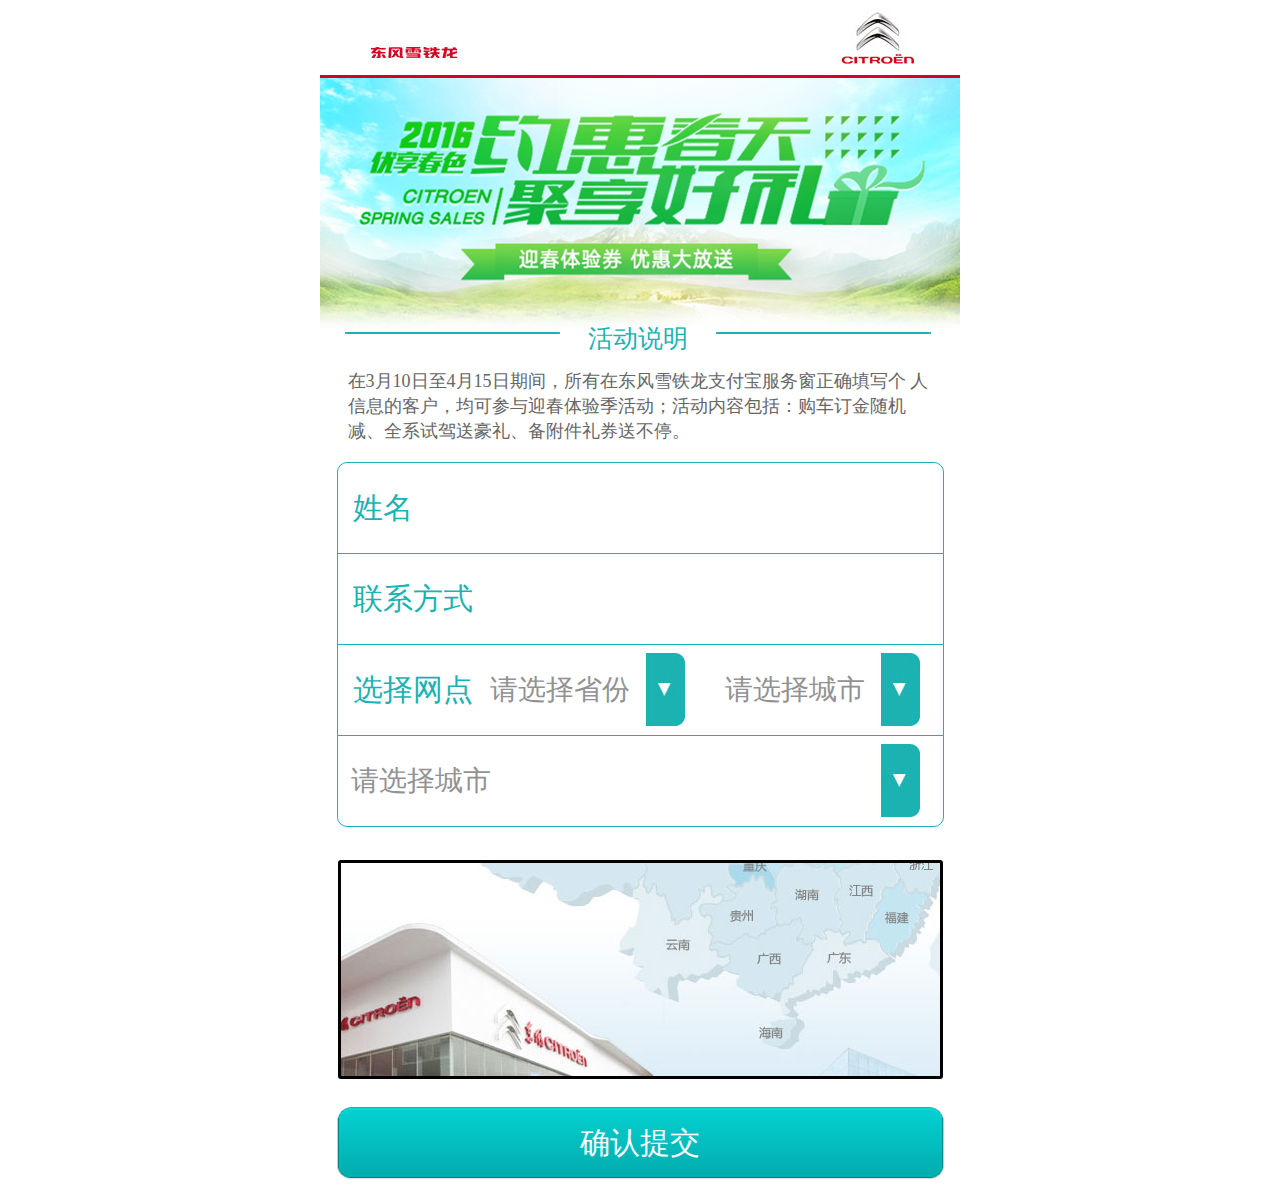
<file: index.html>
<!DOCTYPE html>
<html>
	<head>
		<meta charset="utf-8" />
		<meta name="viewport" content="width=device-width, user-scalable=no, initial-scale=1.0, maximum-scale=1.0, minimum-scale=1.0" />
		<title>雪铁龙</title>
		<script src="js/fontAuto.js"></script>
		<script src="js/location_chs.js"></script>
		<link rel="stylesheet" type="text/css" href="css/index.css" />
	</head>
	<body>
		<div class="top clearfix">
			<div class="left"></div>
			<div class="right"></div>
		</div>
		<div class="bg_big">
			<div class="bg_big_one clearfix">
				<span class="bg_blue"></span>
				<p class="bg_title">活动说明</p>
				<span class="bg_blue"></span>
			</div>
			<p class="bg_text">在3月10日至4月15日期间，所有在东风雪铁龙支付宝服务窗正确填写个
人信息的客户，均可参与迎春体验季活动；活动内容包括：购车订金随机
减、全系试驾送豪礼、备附件礼券送不停。</p>
		</div>
		<ul class="infor">
			<li class="li_01">
				<p>姓名</p>
				<input type="text" />
			</li>
			<li class="li_02">
				<p>联系方式</p>
				<input type="text" />
			</li>
			<li class="li_03">
				<p>选择网点</p>
				<span class="spanOne">请选择省份</span>
				<span class="spanTwo">请选择城市</span>
				<select class="select_second"></select>
				<select class="select_third"></select>
			</li>
			<li class="li_04" style="border: 0 none;">
				<span class="spanThree">请选择城市</span>
				<select></select>
			</li>
		</ul>
		<div class="map">
			<img src="img/map.jpg" />
		</div>
		<div class="input_submit">
			<a href="##">确认提交</a>
		</div>
		<script src="js/zepto.min.js"></script>
		<script src="js/zepto-touch.js"></script>
		<script>
			var selectNode=document.getElementsByTagName('select');
			function optionCountry(json,obj)
			{
				var flag=document.createDocumentFragment();
				for(var i in json)
				{
					var optionNode=document.createElement('option');
					optionNode.value=i;
					optionNode.innerHTML=optionNode.value;
					flag.appendChild(optionNode);
				}
				obj.appendChild(flag);
			}
			optionCountry(dataCountry["province"],selectNode[0]);/*省份*/
			
			function optionCity(json,obj)
			{
				var flag=document.createDocumentFragment();
				for(var i in json)
				{
					var optionNode=document.createElement('option');
					optionNode.value=json[i];
					optionNode.innerHTML=json[i];
					flag.appendChild(optionNode);
				}
				obj.appendChild(flag);
			}
			
			selectNode[0].onchange=function()
			{
				selectNode[1].innerHTML="<option value=''>请选择城市</option>";
				selectNode[2].innerHTML="<option value=''>请选择网点</option>";
				
				var cityVal=this.value;
				$('.spanOne').text(cityVal);
				var cityJson=dataCountry['province'][cityVal];
				optionCity(cityJson,selectNode[1]);
				selectNode[1].style.display="";
				selectNode[1].disabled="";
				selectNode[2].disabled="disabled";
			}/*城市*/
			selectNode[1].onchange=function()
			{
				selectNode[2].innerHTML="<option value=''>请选择网点</option>";
				var districtVal=this.value;
				$('.spanTwo').text(districtVal);
				var districtJson=dataCountry['company'][districtVal];
				
				optionCity(districtJson,selectNode[2]);
				selectNode[2].disabled=""
			}
			console.log(dataCountry);
			selectNode[2].onchange=function(){
				var districtVal=this.value;
				$('.spanThree').text(districtVal);
			};
			
			var nodesObj={
				inforNode:$('.infor')
			};
			
			$('.input_submit a').tap(function(){
				var nameVal=$.trim(nodesObj.inforNode.find('.li_01 input').val());
				var phoneVal=$.trim(nodesObj.inforNode.find('.li_02 input').val());
				var countryVal=$.trim(nodesObj.inforNode.find('.li_03 .select_second').val());/*得到省*/
				var cityVal=$.trim(nodesObj.inforNode.find('.li_03 .select_third').val());/*得到市*/
				var companyVal=$.trim(nodesObj.inforNode.find('.li_04 select').val());/*得到公司*/
				
				var phoneValtrue=/^1([38]{1}[0-9]{1}|5([0-3]|[5-9]){1}|4[57]{1}|7[78]{1})[0-9]{8}$/;/*正则表达正确的手机号*/
				if(phoneValtrue.test(phoneVal)==false)/*判断手机号输入是否有误*/
				{
					alert("请输入正确的手机号");
				}
				else if(nameVal=="" ||countryVal=="" ||cityVal=="" || companyVal=="")
				{
					alert("请输入相关信息");
				}
				else
				{
					window.location.href="VerificationCode.html";
				}
			});
		</script>
	</body>
</html>
</file>
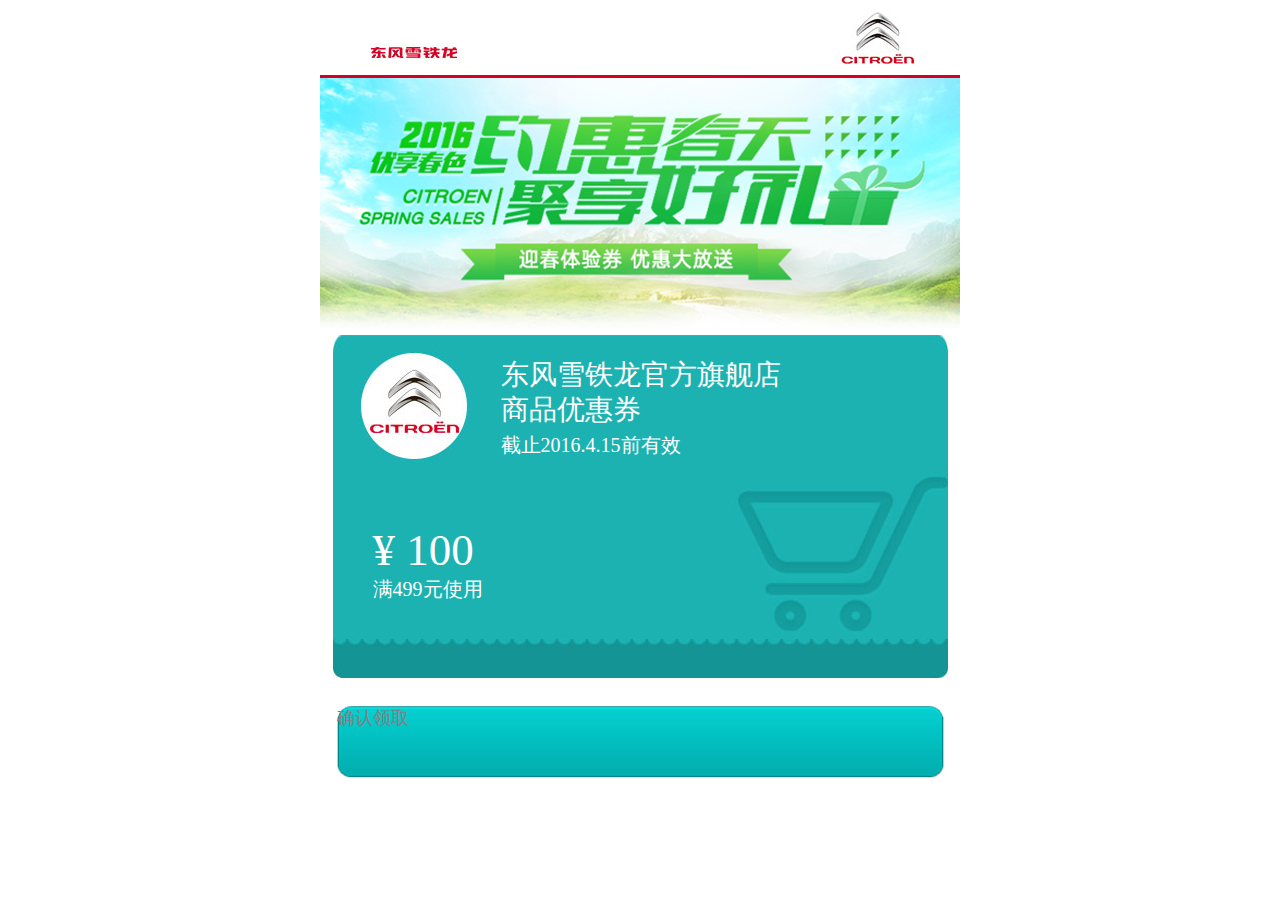
<file: first.html>
<!DOCTYPE html>
<html>
	<head>
		<meta charset="UTF-8">
		<meta name="viewport" content="width=device-width, user-scalable=no, initial-scale=1.0, maximum-scale=1.0, minimum-scale=1.0" />
		<title>雪铁龙</title>
		<script src="js/fontAuto.js"></script>
		<link rel="stylesheet" type="text/css" href="css/index.css" />
		<link rel="stylesheet" type="text/css" href="css/VerificationCode.css"  />
	</head>
	<body>
		<div class="top clearfix">
			<div class="left"></div>
			<div class="right"></div>
		</div>
		<div class="bg_big" style="height: 2.5rem;"></div>
		<div class="bus">
			<span>东风雪铁龙官方旗舰店<br />商品优惠券</span>
			<i>截止2016.4.15前有效</i>
			<p></p>
			<em>满499元使用</em>
		</div>
		<div class="input_submit">
			<p>确认领取</p>
		</div>
		<script src="js/zepto.min.js"></script>
		<script src="js/zepto-touch.js"></script>
		<script>
			$('.input_submit').tap(function(){
				window.location.href="success.html";
			});
			
			//加载页面时请求的评论数据
			$.ajax({
				type:"get",
				data:{id:1},
				url:"json/getData.json",
				dataType:"json",
				success:function(arr){
					var html="";
					for(var i in arr){
						html+=arr[i].content;
					}
					$('.bus p')[0].innerHTML=html;
					console.log(html);
				},
				error:function(a,b,c){
					alert("请求有误，请稍后重试！11");
					//console.log(a,b,c);
				}
			});
		</script>
	</body>
</html>
</file>
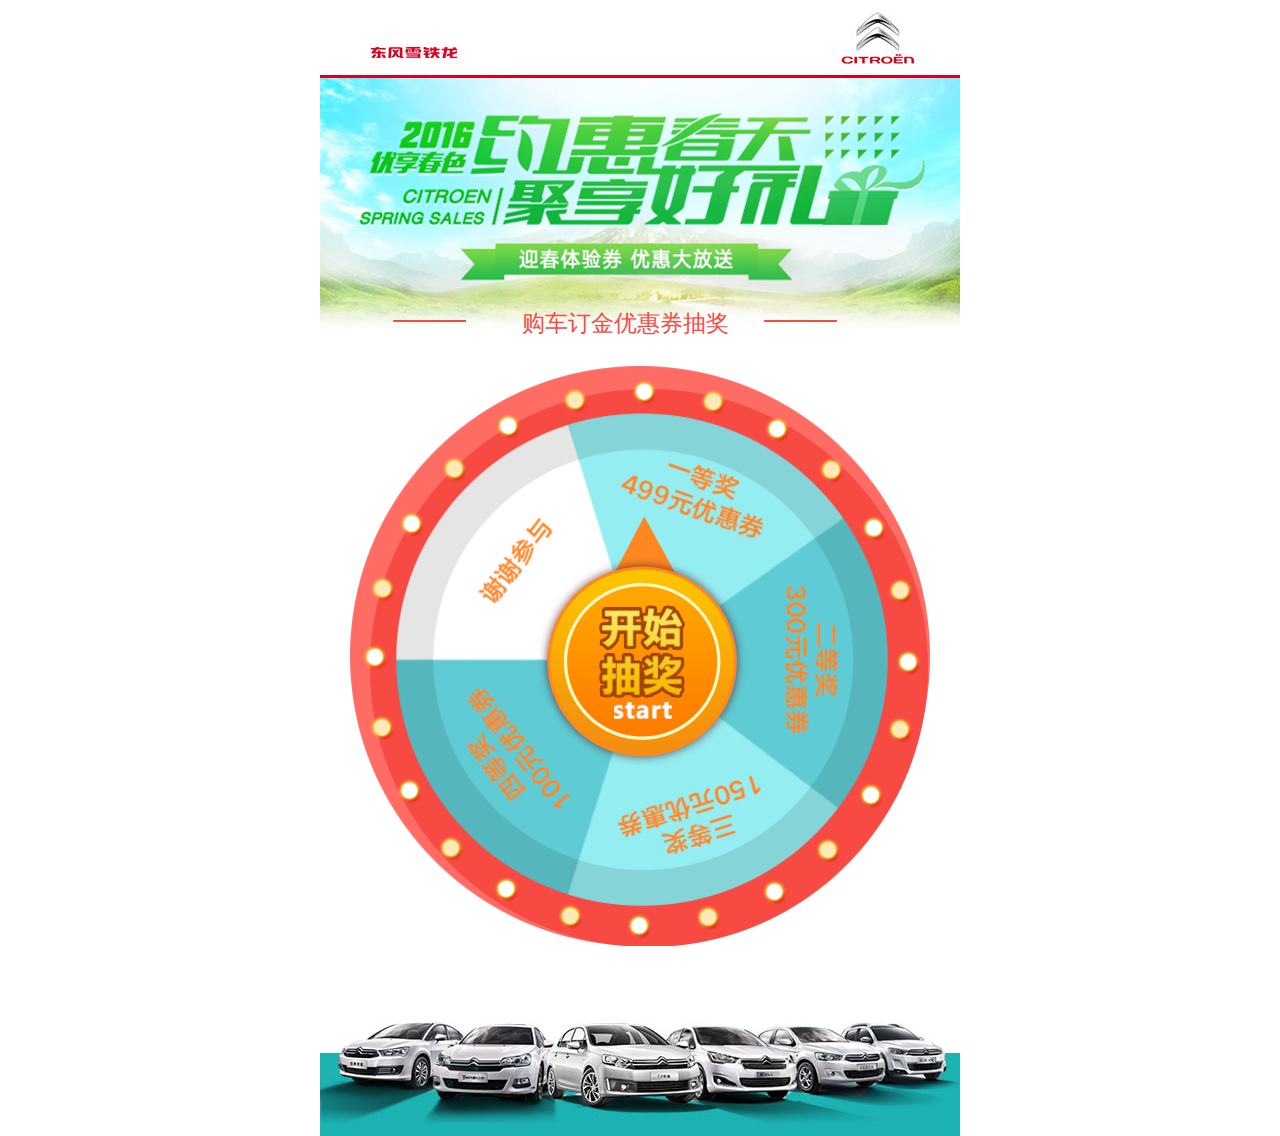
<file: LuckyDraw.html>
<!DOCTYPE html>
<html>
	<head>
		<meta charset="UTF-8">
		<meta name="viewport" content="width=device-width, user-scalable=no, initial-scale=1.0, maximum-scale=1.0, minimum-scale=1.0" />
		<title>雪铁龙</title>
		<script src="js/fontAuto.js"></script>
		<link rel="stylesheet" type="text/css" href="css/index.css" />
		<link rel="stylesheet" type="text/css" href="css/VerificationCode.css"  />
	</head>
	<body>
		<div class="top clearfix">
			<div class="left"></div>
			<div class="right"></div>
		</div>
		<div class="bg_big">
			<div class="second clearfix">
				<div class="left_second" style="background: url(img/choujiang/bg.jpg) no-repeat; margin-top: 2.42rem;"></div>
				<div class="text text_choujiang">购车订金优惠券抽奖</div>
				<div class="left_second" style="background: url(img/choujiang/bg.jpg) no-repeat; margin-top: 2.42rem;"></div>
			</div>
		</div>
		<div class="ball">
			<div class="ball_main"></div>
			<div class="start"></div>
		</div>
		<div id='bottomNav' class="bottom bottom_01"></div>
		<form id="result-bingo" method="post" action="success.html" style="display: none;">
			<div class="bus">
				<span>东风雪铁龙官方旗舰店<br />商品优惠券</span>
				<i>截止2016.4.15前有效</i>
				<p></p>
				<em>满499元使用</em>
			</div>
			<div class="input_submit">
				<input type="submit" value="确认领取"></input>
			</div>
		</form>
		<script src="js/zepto.min.js"></script>
		<script src="js/zepto-touch.js"></script>
		<script>
			/*
			 0:一等奖,	
			30:谢谢参与,	
			106:四等奖，	
			178:三等奖,	
			247:二等奖，
			317：一等奖 
			*/
			
			/*
			 * 结果返回意义
			0:谢谢参与;
			1:一等奖，一等奖
			4:四等奖;
			3:三等奖;
			2:二等奖
			*/
			var resultJson={
				"0":"一等奖",
				"30":"谢谢参与",
				"106":"四等奖",
				"178":"三等奖",
				"247":"二等奖",
				"317":"一等奖"
			};
//			if(localStorage.resultDeg){//表示已经抽过奖了
//				if(window.localStorage)
//				{
//					var resultMessage=resultJson[localStorage.resultDeg];
//					alert("您已经抽过奖了！\n您的奖品是"+resultMessage);
//				}
//			}
			$('.start').tap(function(){
//				if(window.localStorage)
//				{
//					if(localStorage.resultDeg){//表示已经抽过奖了
//						var resultMessage=resultJson[localStorage.resultDeg];
//						alert("您已经抽过奖了！\n您的奖品是"+resultMessage);
//						return;
//					}
//				}
				$.ajax({
					url:'',
                			type:'post',
					success:function(json)
					{
							var json={};//测试用，必须删除
                    		json.result=4;//测试用，必须删除
							var delVal=360*3;
							var resultDeg=0;//记录抽奖结果的度数
							if(json.result==0)
							{
								delVal+=30;
								resultDeg=30;
							}
							else if(json.result==1)
							{
								var arr=[0,317];
								var randomVal=Math.floor(Math.random()*2);
								delVal+=arr[randomVal];
								resultDeg=arr[randomVal];
								
							}
							else if(json.result==2)
							{
								delVal+=247;
								resultDeg=247;
							}
							else if(json.result==3)
							{
								delVal+=178;
								resultDeg=178;
							}
							else if(json.result==4)
							{
								delVal+=106;
								resultDeg=106;
								window.setTimeout(function(){
		                            $('.second,.ball,#bottomNav').hide();
		                            $('.bg_big').css('height','2.5rem');
		                            $('#result-bingo').show();
		                        },2400);
		                        $('.bus p').text('100');
							}
							console.log(delVal);
							var panMainNode=document.querySelector(".ball_main");
							panMainNode.style.transform="rotate("+delVal+"deg)";
							panMainNode.style.WebkitTransform="rotate("+delVal+"deg)";
							panMainNode.style.MozTransform="rotate("+delVal+"deg)";
							panMainNode.style.OTransform="rotate("+delVal+"deg)";
							panMainNode.style.MsTransform="rotate("+delVal+"deg)";
							
//							if(window.localStorage){
//								localStorage.resultDeg=resultDeg;
//							}
					},
					error:function(a,b,c)
					{
						alert("出错");
					}
				});
				//window.location.href="first.html";
			});
			
		</script>
	</body>
</html>
</file>
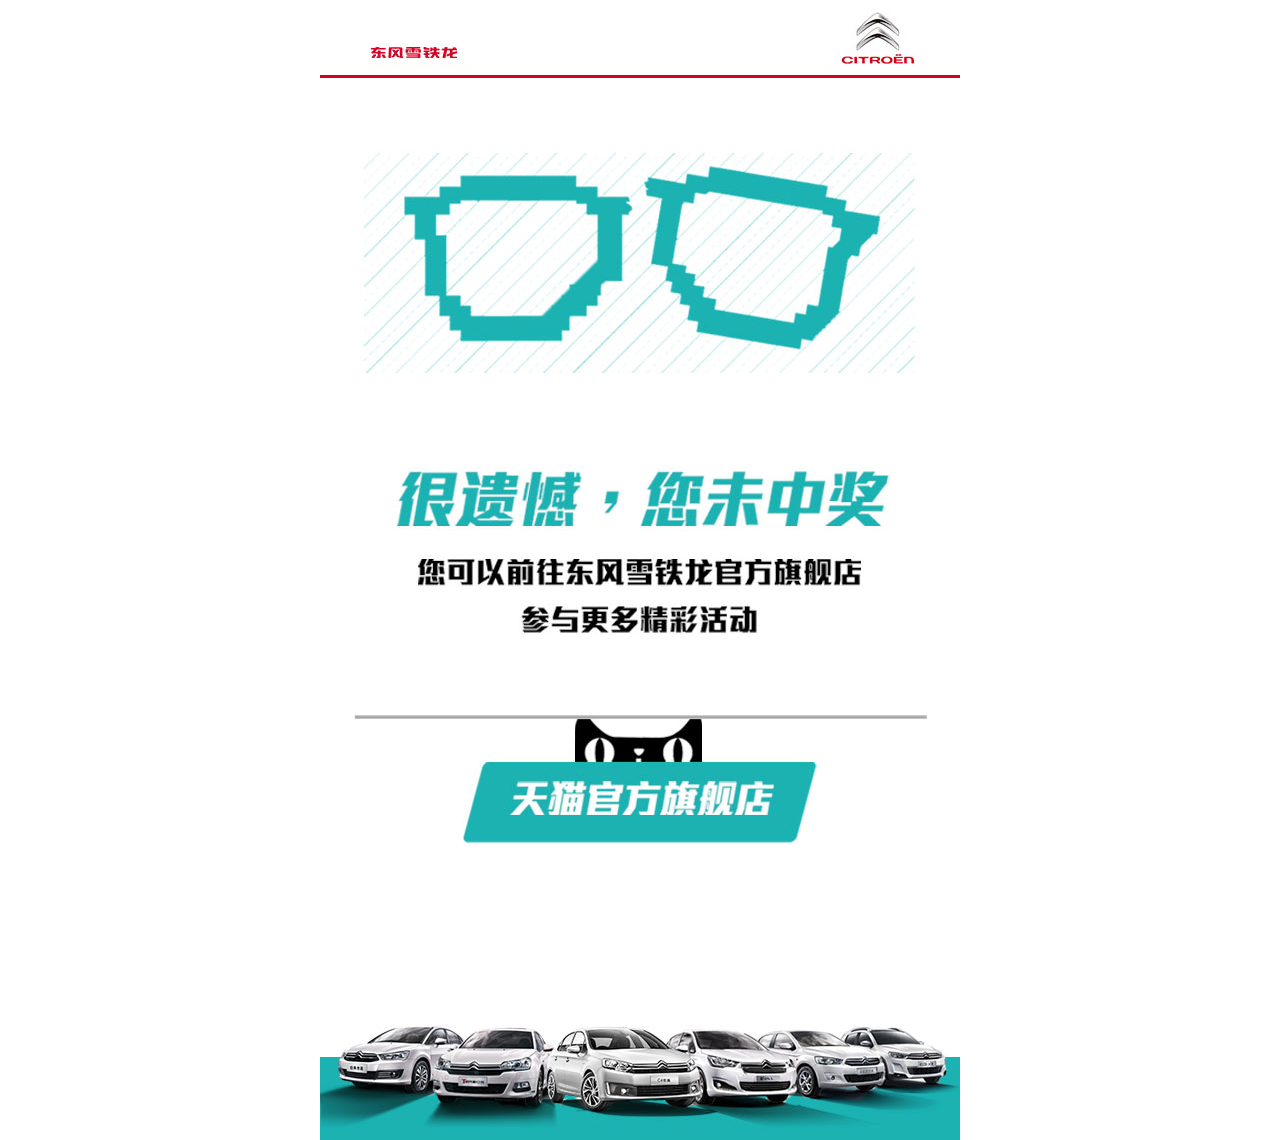
<file: noWin.html>
<!DOCTYPE html>
<html>
	<head>
		<meta charset="UTF-8">
		<meta name="viewport" content="width=device-width, user-scalable=no, initial-scale=1.0, maximum-scale=1.0, minimum-scale=1.0" />
		<title>雪铁龙</title>
		<script src="js/fontAuto.js"></script>
		<link rel="stylesheet" type="text/css" href="css/index.css" />
		<link rel="stylesheet" type="text/css" href="css/VerificationCode.css"  />
	</head>
	<body>
		<div class="top clearfix">
			<div class="left"></div>
			<div class="right"></div>
		</div>
		<span class="span_eyes"></span>
		<span class="span_noWin">很遗憾，你未中奖</span>
		<span class="span_go">前往天猫官方旗舰店</span>
		<span class="span_xian">背景线</span>
		<span class="span_tianmao"></span>
		<div class="bottom bottom_01"></div>
	</body>
</html>
</file>
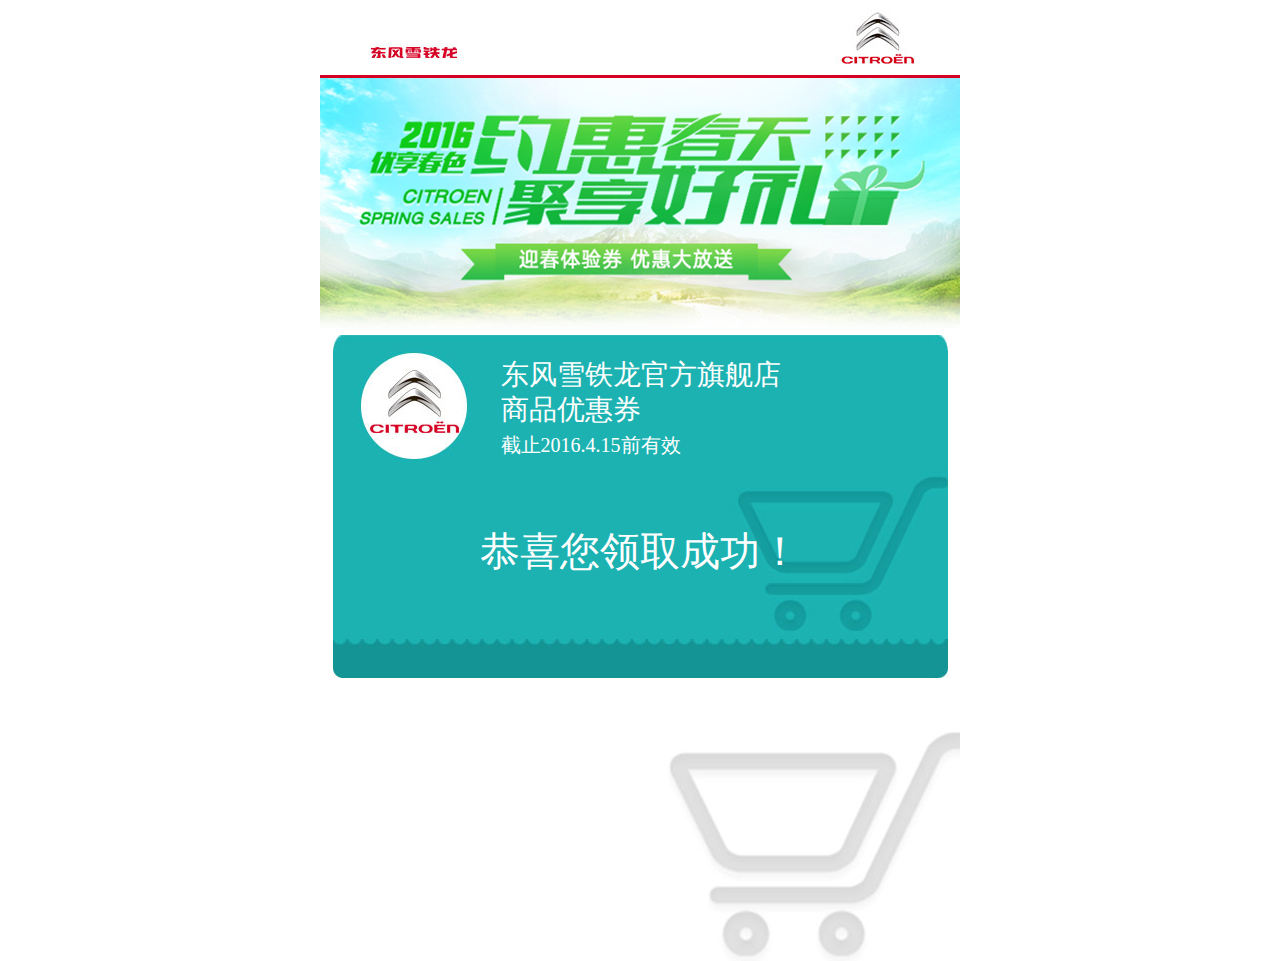
<file: success.html>
<!DOCTYPE html>
<html>
	<head>
		<meta charset="UTF-8">
		<meta name="viewport" content="width=device-width, user-scalable=no, initial-scale=1.0, maximum-scale=1.0, minimum-scale=1.0" />
		<title>雪铁龙</title>
		<script src="js/fontAuto.js"></script>
		<link rel="stylesheet" type="text/css" href="css/index.css" />
		<link rel="stylesheet" type="text/css" href="css/VerificationCode.css"  />
	</head>
	<body>
		<div class="top clearfix">
			<div class="left"></div>
			<div class="right"></div>
		</div>
		<div class="bg_big" style="height: 2.5rem;"></div>
		<div class="bus">
			<span>东风雪铁龙官方旗舰店<br />商品优惠券</span>
			<i>截止2016.4.15前有效</i>
			<div>恭喜您领取成功！</div>
		</div>
		<span class="shopping_bus"></span>
	</body>
</html>
</file>
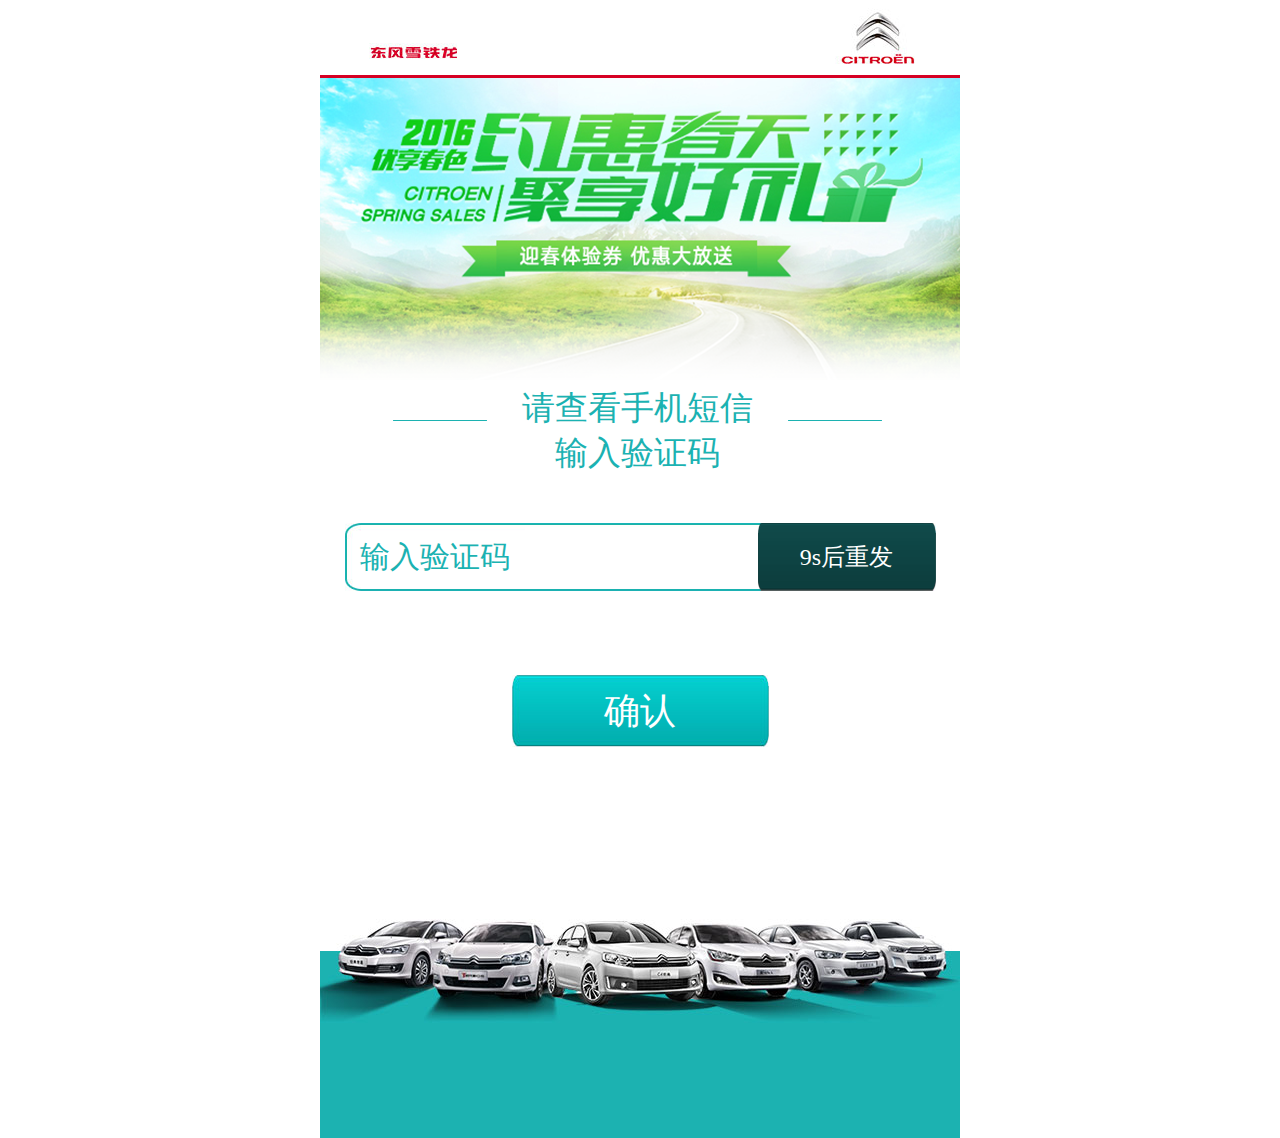
<file: VerificationCode.html>
<!DOCTYPE html>
<html>
	<head>
		<meta charset="UTF-8">
		<meta name="viewport" content="width=device-width, user-scalable=no, initial-scale=1.0, maximum-scale=1.0, minimum-scale=1.0" />
		<title>雪铁龙</title>
		<script src="js/fontAuto.js"></script>
		<link rel="stylesheet" type="text/css" href="css/index.css" />
		<link rel="stylesheet" type="text/css" href="css/VerificationCode.css"  />
	</head>
	<body>
		<div class="top clearfix">
			<div class="left"></div>
			<div class="right"></div>
		</div>
		<div class="bg_big_second">
			<div class="second clearfix">
				<div class="left_second"></div>
				<div class="text">请查看手机短信<p>输入验证码</p></div>
				<div class="left_second"></div>
			</div>
		</div>
		<div class="input_code">
			<p>输入验证码</p>
			<input type="text"  />
			<div class="waitTime">
				<span></span>
				<input type="button" style="display: none;"></input>
			</div>
		</div>
		<div class="submit_sure">
			<span>确认</span>
		</div>
		<div class="bottom"></div>
		<script src="js/zepto.min.js"></script>
		<script src="js/zepto-touch.js"></script>
		<script>
			var countdown=10; 
			function settime(val)
			{
				var spanNode=$('.waitTime span')[0];
				if (countdown == 1) { 
					countdown = 10; 
					$('.waitTime input')[0].style.display="block";
				}
				else
				{
					countdown--; 
					spanNode.innerHTML=countdown+"s后重发";
				}
			}
			settime("60s后重发");
			window.setInterval(function(){settime("10");},1000);
			
			$('.waitTime input').tap(function(){/*重发短信*/
				$('.waitTime input')[0].style.display="none";
				$('.waitTime span')[0].innerHTML="10s后重发";
				var countdown=10; 
			});
			
			$('.submit_sure span').tap(function(){
				var textval=$.trim($('.input_code input').val());
				if(textval=="")
				{
					alert("请输入验证码");
					return false;
				}
				else
				{
					window.location.href="LuckyDraw.html";
				}
			});
		</script>
	</body>
</html>
</file>
<file: css/index.css>
body,div,span,ul,li,p,dl,dt,dd,input,select,option,i,em{margin: 0; padding: 0;}
li{list-style: none;}
a{text-decoration: none;}
img{ border:0 none; vertical-align:top;}
input,button,textarea,div{ cursor: pointer; -webkit-appearance: none; outline: none;}/*去除苹果默认的渐变色*/
a,img,button,input,textarea,div {-webkit-tap-highlight-color:rgba(255,255,255,0);}/*ios去除点击阴影*/
input,textarea,div{-webkit-appearance:none;}/*ios去除点击阴影*/
html{ font-size: 625%; }
.clearfix{ *zoom:1;}
.clearfix:after{ content:"."; display:block; height:0; visibility:hidden; clear:both;}
body{background: #ffffff; max-width: 640px; min-width: 320px; margin: 0 auto; font-size: 0.18rem; color: #808080; font-family: "微软雅黑";}
/*************************/
.top{ background: #FFFFFF; width: 6.4rem; height: auto; border-bottom: 0.03rem solid #d60023; margin: 0 auto;}
.left{ background: url(../img/bg-left.jpg) no-repeat; width: 0.9rem; height: 0.2rem; background-size: 100% auto; float: left; margin: 0.43rem 0 0 0.49rem;}
.right{ background: url(../img/bg-right.jpg) no-repeat; width: 0.82rem; height: 0.67rem; background-size: 100% auto; float: right; margin: 0.08rem 0.43rem 0 0;}
/*大背景*/
.bg_big{ background: url(../img/bg.png) no-repeat; width: 6.4rem; height: auto; background-size: 100% auto; margin: 0 auto;}
.bg_big_one{ width: 5.9rem; height: auto; padding-top: 2.54rem; margin: 0 auto ;}
.bg_blue{ background: url(../img/bg-blue.jpg) no-repeat; width: 2.15rem; height: 0.02rem; background-size: 100% auto; float: left;}
.bg_title{ float: left; font-size: 0.25rem; color: #1bb2b2; padding: 0 0.28rem; margin-top: -0.1rem;}
.bg_text{color: #666666; line-height: 0.25rem; height: auto; width: 5.85rem; margin: 0.14rem auto 0 auto ;}
/*信息*/
.infor{ width: 6.05rem; height: auto; border: 0.01rem solid #1bb2b2; border-radius: 0.1rem; margin: 0.18rem auto 0 auto;}
.infor li{ height: 0.9rem; border-bottom: 0.01rem solid #1bb2b2; width: 100%;}
.li_01 p,.li_03 p,.li_02 p{width: 1.45rem; height: 0.9rem; line-height: 0.9rem; padding-left: 0.15rem; font-size: 0.3rem; color: #1bb2b2; float: left;}
.li_01 input,.li_02 input{ border: 0 none ; width: 4.45rem; height: 0.86rem; line-height: 0.86rem; float: left; border-radius: 0 0.1rem 0 0; margin: 0.02rem 0;}
.spanOne,.spanTwo{background:url(../img/bg-select.jpg) no-repeat; background-size: 100% auto; height: 0.73rem; width: 1.95rem;position:absolute;color: #929292; font-size: 0.28rem; line-height: 0.73rem;margin: 0.08rem 0.2rem 0 0.07rem; border: 0 none;}
.li_03 select{ opacity: 0;height: 0.73rem; width: 1.95rem;float: left;}
.li_03,.li_04{ position: relative;}
.spanOne{ left: 1.45rem; top: 0;}
.spanTwo{ left: 3.8rem; top: 0;}
.li_03 select option{ width: 1.95rem;}
.li_04 select{ height: 0.73rem; width: 5.7rem; opacity: 0;}
.spanThree{background: url(../img/bg-wangdian.jpg) no-repeat; height: 0.73rem; width: 5.7rem;color: #929292; font-size: 0.28rem; line-height: 0.73rem;border: 0 none; margin: 0.08rem 0 0 0.13rem;background-size: 100% auto; position: absolute; left: 0; top: 0;}
/*地图*/
.map{ height: 2.13rem; width: 5.99rem; border: 0.03rem solid #040000; margin: 0.33rem auto 0; border-radius: 0.03rem;}
.map img{ width: 100%;}
.input_submit{ background: url(../img/btn.png) no-repeat;width: 6.07rem; background-size: 100% auto; margin: 0.28rem auto 0.19rem; height: 0.72rem;}
.input_submit input,.input_submit a{ font-size: 0.3rem; color: #ffffff;text-align: center;  line-height: 0.72rem; display: block;}
.input_submit input{ background: none; border: 0 none; width: 100%;}
</file>
<file: css/VerificationCode.css>
/**/
.bg_big_second{ background: url(../img/VerificationCode/bg.png) no-repeat; width: 6.4rem; background-size: 100% auto; height: auto; margin: 0 auto;}
.second{ width: 4.95rem; margin: 0 auto;}
.left_second{ background: url(../img/bg-blue.jpg) no-repeat; height: 0.02rem; width: 0.94rem; float: left; margin-top: 3.42rem; background-size: 100% auto;}
.text{ float: left; padding-top: 3.08rem; margin: 0 0.35rem;  font-size: 0.33rem; color: #1bb2b2;}
.text p{ text-indent: 1em;}
/*输入验证码*/
.input_code{ background: url(../img/VerificationCode/input.jpg) no-repeat; width: 5.91rem; height: 0.68rem; background-size: 100% auto; margin: 0.47rem auto 0;}
.input_code p{ color: #1bb2b2; font-size: 0.3rem; line-height: 0.68rem; width: 1.8rem; text-align: center; float: left;}
.input_code input{ border: 0 none; width: 2.33rem; height: 0.6rem; margin-top: 0.04rem; float: left;}
.waitTime{ position: relative;width: 1.78rem; height: 0.68rem; float: right;}
.waitTime span{background: url(../img/VerificationCode/59s.png) no-repeat; width: 100%; height: 100%;  font-size: 0.24rem; text-align: center; line-height: 0.68rem;color: #FFFFFF; position: absolute; left: 0; top: 0; background-size:100% auto ;}
.waitTime input{ background: url(../img/VerificationCode/again.png) no-repeat;position: absolute; left: 0; top: -0.04rem; background-size: 100% auto; width: 100%; height: 100%; border: 0 none;}
.submit_sure{ background: url(../img/VerificationCode/submit.jpg) no-repeat; width: 2.57rem; height: 0.72rem; margin: 0.84rem auto 1.72rem; background-size: 100% auto;}
.submit_sure span{width:100%;height: 100%;text-align: center; line-height: 0.72rem; color: #FFFFFF; font-size: 0.36rem;display: block;}
.bottom{ background: url(../img/VerificationCode/bottom.jpg) no-repeat bottom; width: 6.4rem; height: 2.19rem; background-size: 100% auto;}
/*********************抽奖*************************/
.text_choujiang{font-size: 0.23rem; color: #f64a43; padding-top: 2.3rem;}
.ball{position: relative; width: 5.8rem; margin: 0.27rem auto 0.75rem; height: 5.8rem;}
.ball_main{ position: absolute; left: 0; top: 0; background:url(../img/choujiang/ball.png) no-repeat; height: 5.8rem; width: 5.8rem; background-size: 100% auto;
	transform: rotate(0);
  	-webkit-transform: rotate(0);
  	-moz-transform: rotate(0);
  	-o-transform: rotate(0);
  	-ms-transform: rotate(0);
  	transition: all 2s;
 	-webkit-transition: all 2s;
 	-moz-transition: all 2s;
 	-o-transition: all 2s;
 	-ms-transition: all 2s;
}
.start{ background: url(../img/choujiang/start.png) no-repeat; width: 2.17rem; height: 2.5rem; position: absolute; left: 50%; margin-left: -1.085rem; top: 50%; margin-top: -1.4rem; background-size: 100% auto;}
.bottom_01{ background: url(../img/choujiang/bottom.jpg) no-repeat bottom; width: 6.4rem; height: 1.15rem; background-size: 100% auto;}
/*********未中奖页面************/
.span_eyes{ background: url(../img/choujiang/eyes.jpg) no-repeat; width: 5.6rem; height: 2.65rem; background-size: 100% auto; display: block; margin: 0.63rem auto 0;}
.span_noWin{ text-indent: -99em; overflow: hidden; background: url(../img/choujiang/sorry.jpg) no-repeat; width: 5.12rem; height: 0.86rem; margin: 0.53rem auto 0; background-size: 100% auto; display: block;}
.span_go{text-indent: -99em; overflow: hidden; background: url(../img/choujiang/go.jpg) no-repeat; width: 4.5rem; height: 0.86rem; margin: 0.1rem auto 0; background-size: 100% auto; display: block;}
.span_xian{ display: block; text-indent: -99em; overflow: hidden; background: url(../img/choujiang/sorry_bg.jpg) no-repeat; width: 5.73rem; height: 0.04rem; margin: 0.74rem auto 0;}
.span_tianmao{ display: block; text-indent: -99em; overflow: hidden; background: url(../img/choujiang/tianmao.jpg) no-repeat; width: 3.54rem; height: 1.54rem; margin: 0 auto 1.52rem; background-size: 100% auto;}
/**************一等奖页面***************/
.bus{ background: url(../img/choujiang/bus.jpg) no-repeat; width: 6.15rem; height: 3.43rem; margin: 0.07rem auto 0; background-size: 100% auto;}
.bus span{display: block; font-size: 0.28rem; color: #FFFFFF; padding:0.22rem 0 0 1.68rem; line-height: 0.35rem;}
.bus i{ font-style: normal; display: block; font-size: 0.2rem; color: #FFFFFF; padding: 0.05rem 0 0 1.68rem;}
.bus p{ font-size: 0.45rem; color: #FFFFFF; margin:0.65rem 0 0 0.4rem;}
.bus em{font-size: 0.2rem; margin-left: 0.4rem; font-style: normal; color: #FFFFFF;}
.bus div{color: #FFFFFF; font-size: 0.4rem; text-align: center; margin-top: 0.65rem;}
.shopping_bus{ background: url(../img/choujiang/shopping-bus.jpg) no-repeat; width: 2.99rem; height: 2.3rem; background-size: 100% auto; float: right; margin-top: 0.53rem;}
</file>
